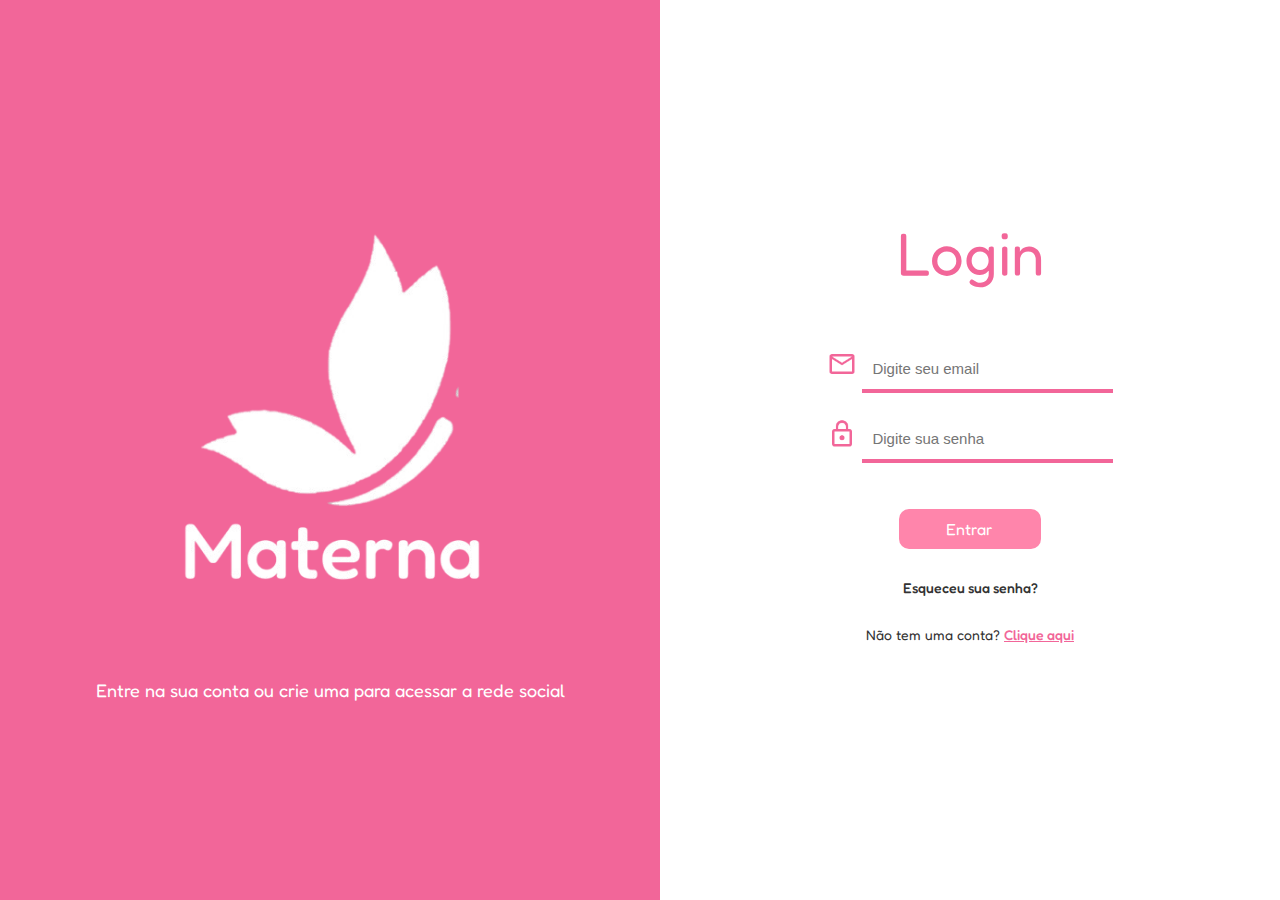
<file: html/index.html>
<!DOCTYPE html>
<html lang="pt-br">
<head>
    <meta charset="UTF-8">
    <meta name="viewport" content="width=device-width, initial-scale=1.0">
    <title>Materna - Login</title>
    
    <link rel="stylesheet" href="../css/style-index.css">

    
    
</head>
<body>

    <div class="container">
        <div class="primeiro-container">
            <div class="logo">
                <img src="../img/logo/img-container.png" alt="Materna Logo">
                
                <p>Entre na sua conta ou crie uma para acessar a rede social</p>
            </div>
        </div>
        
        <div class="segundo-container">
            <div class="login">
                <h2>Login</h2>
                <form id="formulario" action="" method="post">
                    
                    <div class="input-group">
                        <label for="email"><span id="erroEmail" class="erro"></span></label>
                        <div class="cont-input">
                            
                            <label for="email">
                                <img src="../img/icons/icon-email.png" class="icon-input" alt="Icone de senha">
                            </label>
                            <input type="text" id="email" class="animated-input" placeholder="Digite seu email">
                        </div>
                        
                        
                    </div>

                    <div class="input-group">
                        <label for="senha"><span id="erroSenha" class="erro"></span></label>
                        <div class="cont-input">
                            <label for="senha">
                                <img src="../img/icons/icon-password.png" class="icon-input" alt="Icone de senha">
                            </label>
                            <input type="password" id="senha" class="animated-input" placeholder="Digite sua senha">
                        </div>
                        
                    </div>
                    <div class="regras-senha">
                        <div class="senha-numeros">
                            <span class="txt-regra-numb">Precisa conter números</span>
                        </div>
                        <div class="senha-uppercase">
                            <span class="txt-regra-upper">Precisa conter caracteres maiúsculos</span>
                        </div>
                        <div class="senha-caracteres">
                            <span class="txt-regra-caracter">No mínimo, 8 carecteres</span>
                        </div>
                        <div class="senha-carcter-especiais">
                            <span class="txt-regra-caracter-special">Precisa conter caracteres speciais</span>
                        </div>
                    </div>
                    <div class="cont-btn">
                        <button type="submit">
                            Entrar
                        </button>
    
                    </div>
                    
                    <a href="senha.html" class="forgot-password">Esqueceu sua senha?</a>
                   
                    <p class="create-account">Não tem uma conta? <a href="./cadastro-cliente.html"><span>Clique aqui</span></a></p>
                </form>
            </div>
        </div>
    </div>

    <script src="../js/validacao/validar-login.js"></script>
</body>
</html>
</file>
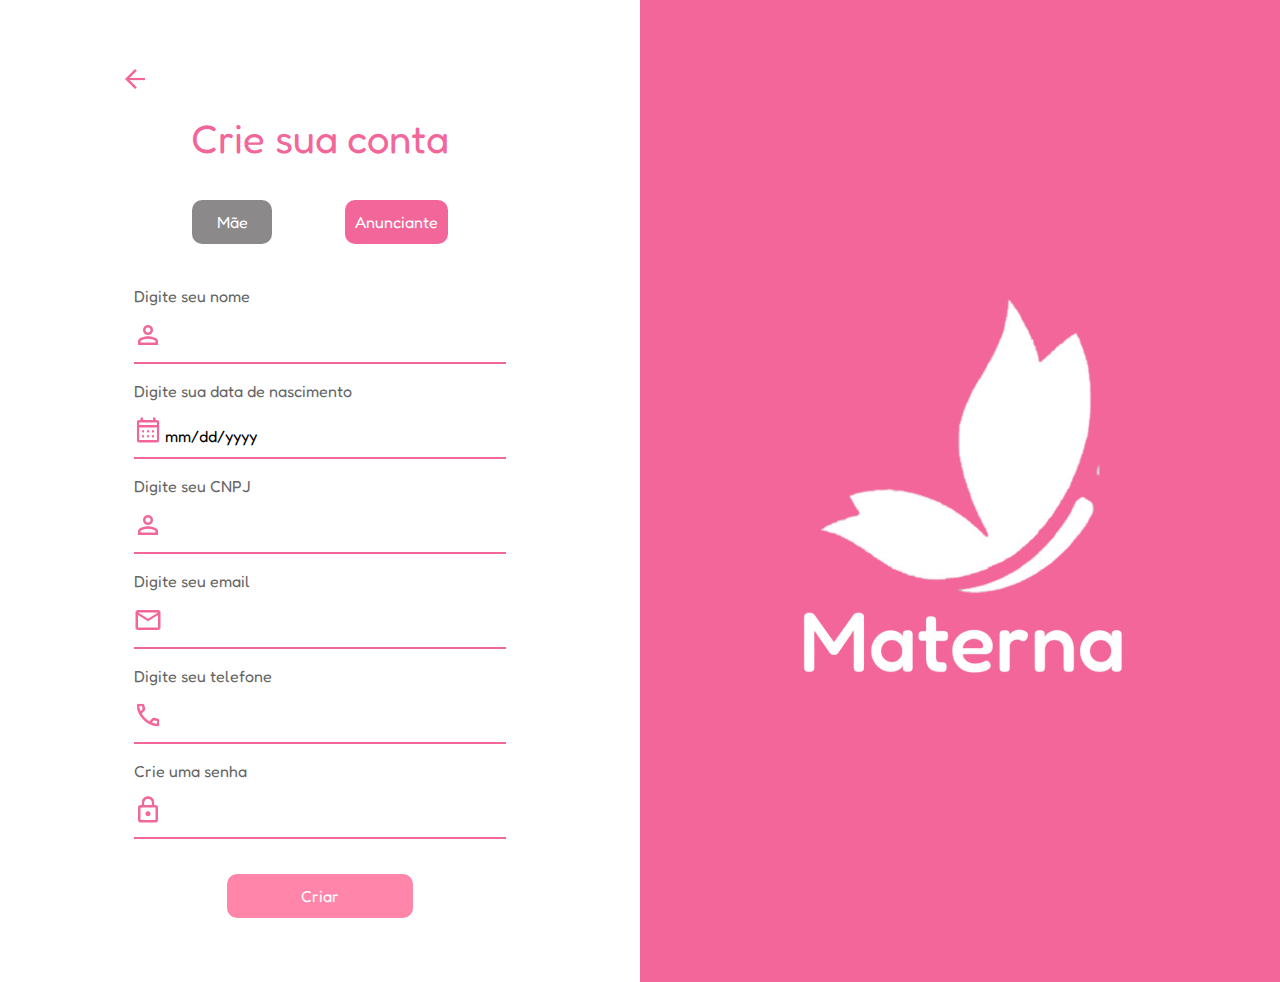
<file: html/cadastro-anunciante.html>
<!DOCTYPE html>
<html lang="en">
<head>
    <meta charset="UTF-8">
    <meta charset="UTF-8">
    <meta name="viewport" content="width=device-width, initial-scale=1.0">
    <title>Materna - Cadastro</title>
    <link href="https://cdn.jsdelivr.net/npm/bootstrap@5.3.3/dist/css/bootstrap.min.css" rel="stylesheet" integrity="sha384-QWTKZyjpPEjISv5WaRU9OFeRpok6YctnYmDr5pNlyT2bRjXh0JMhjY6hW+ALEwIH" crossorigin="anonymous">
    <link rel="stylesheet" href="../css/style-cadastro.css">
    <link rel="shortcut icon" href="../favicon.ico" type="image/x-icon">
</head>
<body>
    
        <div class="container-fluid">
            <div class="container-conteudo">
                
                <div class="cont-form">
                    <div class="box-form">
                        <div class="cont-back">
                            <a href="index.html" >
                                <img src="/img/icons/icon-back.png" alt="Botão voltar a tela de login">
                            </a>
                        </div>
                        <div class="cont-head">
                            
                            <div class="cont-titulo">
                                <h2>Crie sua conta</h2>
                            </div>
                            
                        </div>
                    
                        <div class="cont-btn">
                            <div class="cont-btn">
                                <a href="./cadastro-cliente.html">Mãe</a>
                                <a href="./cadastro-anunciante.html" class="active">Anunciante</a>
                            </div>
                        </div>
                        <div class="slider-form">
                        <section class="cadastro-anunciante">
                            <form action="" method="post" class="form-anunciante">
                                <div class="input-group">
                                    <label for="nomeAnunciante">Digite seu nome<span class="errorAnunciante"></span></label>
                                    <div class="cont-input">
                                        <label class="label-icon" for="nomeCliente">
                                            <img src="../img/icons/icon-user.png" alt="" class="img-fluid icon-input">
                                        </label>
                                        
                                        <input type="text" name="nomeAnuciante" id="nomeAnunciante">
                                    </div>
                                </div>
                                <div class="input-group">
                                    <label for="dtAnunciante">Digite sua data de nascimento<span class="errorAnunciante"></span></label>
                                    <div class="cont-input">
                                        <label class="label-icon" for="dtAnunciante">
                                            <img src="../img/icons/icon-calendar.png" alt="" class="img-fluid icon-input">
                                        </label>
                                        
                                        <input type="date" name="dtAnunciante" id="dtAnunciante">
                                    </div>
                                </div>
                                <div class="input-group">
                                    <label for="cnpjAnunciante">Digite seu CNPJ<span class="errorAnunciante"></span></label>
                                    <div class="cont-input">
                                        <label class="label-icon" for="cnpjAnunciante">
                                            <img src="../img/icons/icon-user.png" alt="" class="img-fluid icon-input">
                                        </label>
                                        
                                        <input type="text" name="cnpjAnuciante" id="cnpjAnunciante">
                                    </div>
                                </div>
                                <div class="input-group">
                                    <label for="emailAnunciante">Digite seu email<span class="errorAnunciante"></span></label>
                                    <div class="cont-input">
                                        <label class="label-icon" for="emailAnunciante">
                                            <img src="../img/icons/icon-email.png" alt="" class="img-fluid icon-input">
                                        </label>
                                        
                                        <input type="email" name="emailAnunciante" id="emailAnunciante">
                                    </div>
                                </div>
                                <div class="input-group">
                                    <label for="telAnunciante">Digite seu telefone<span class="errorAnunciante"></span></label>
                                    <div class="cont-input">
                                        <label class="label-icon" for="telAnunciante">
                                            <img src="../img/icons/icon-tel.png" alt="" class="img-fluid icon-input">
                                        </label>
                                        
                                        <input type="tel" name="telAnunciante" id="telAnunciante">
                                    </div>
                                </div>
                                <div class="input-group">
                                    <label for="senhaAnunciante">Crie uma senha<span class="errorAnunciante"></span></label>
                                    <div class="cont-input">
                                        <label class="label-icon" for="senhaAnunciante">
                                            <img src="../img/icons/icon-password.png" alt="" class="img-fluid icon-input">
                                        </label>
                                        
                                        <input type="password"  name="senhaAnunciante" id="senhaAnunciante">
                                    </div>
                                </div>
                                <div class="regras-senha">
                                    <div class="senha-numeros">
                                        <span class="txt-regra-numb">Precisa conter números</span>
                                    </div>
                                    <div class="senha-uppercase">
                                        <span class="txt-regra-upper">Precisa conter caracteres maiúsculos</span>
                                    </div>
                                    <div class="senha-caracteres">
                                        <span class="txt-regra-caracter">No mínimo, 8 carecteres</span>
                                    </div>
                                    <div class="senha-carcter-especiais">
                                        <span class="txt-regra-caracter-special">Precisa conter caracteres speciais</span>
                                    </div>
                                </div>
                                <button type="submit">Criar</button>
                            </form>
                        </section>
                        </div>
                    </div>
                </div>
                <div class="box-img">
                    <div class="cont-img">
                        <img src="../img/logo/img-container.png" class="img-fluid img-logo" alt="Logo da Materna">
                    </div>
                </div>
            </div>
        </div>
  <script src="../js/validacao/validar-cad-anunciante.js"></script>

</body>
</html>
</file>
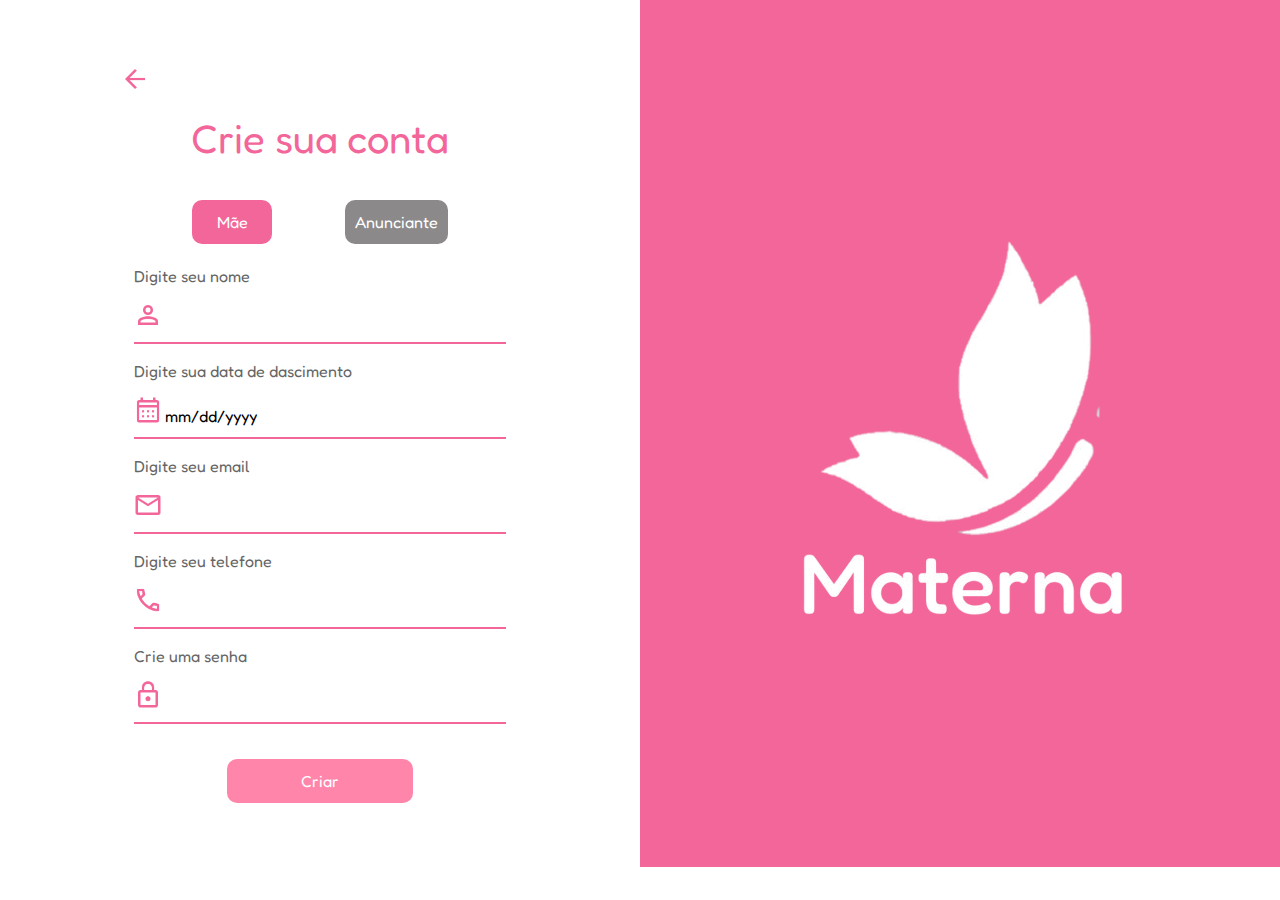
<file: html/cadastro-cliente.html>
<!DOCTYPE html>
<html lang="en">
<head>
    <meta charset="UTF-8">
    <meta charset="UTF-8">
    <meta name="viewport" content="width=device-width, initial-scale=1.0">
    <title>Materna - Cadastro</title>
    <link href="https://cdn.jsdelivr.net/npm/bootstrap@5.3.3/dist/css/bootstrap.min.css" rel="stylesheet" integrity="sha384-QWTKZyjpPEjISv5WaRU9OFeRpok6YctnYmDr5pNlyT2bRjXh0JMhjY6hW+ALEwIH" crossorigin="anonymous">
    <link rel="stylesheet" href="../css/style-cadastro.css">
    <link rel="shortcut icon" href="../favicon.ico" type="image/x-icon">
</head>
<body>
    
        <div class="container-fluid">
            <div class="container-conteudo">
                
                <div class="cont-form">
                    <div class="box-form">
                        <div class="cont-back">
                            <a href="index.html" >
                                <img src="/img/icons/icon-back.png" alt="Botão voltar a tela de login">
                            </a>
                        </div>
                        <div class="cont-head">
                            
                            <div class="cont-titulo">
                                <h2>Crie sua conta</h2>
                            </div>
                            
                        </div>
                    
                        <div class="cont-btn">
                            <a href="./cadastro-cliente.html" class="active">Mãe</a>
                            <a href="./cadastro-anunciante.html" >Anunciante</a>
                        </div>
                        <div class="slider-form">
                        <section class="cadastro-cliente">
                            <form action="" method="post" class="form-cliente">
                                <div class="input-group">
                                    
                                    <label for="nomeCliente">Digite seu nome <span class="errorCliente"></span></label>
                                    <div class="cont-input">
                                        <label class="label-icon" for="nomeCliente">
                                            <img src="../img/icons/icon-user.png" alt="" class="img-fluid icon-input">
                                        </label>
                                        
                                        <input type="text" name="nomeCliente" id="nomeCliente">
                                    </div>
                                
                                </div>
                                <div class="input-group">
                                    <label for="dtCliente">Digite sua data de dascimento<span class="errorCliente"></span></label>
                                    <div class="cont-input">
                                        <label class="label-icon" for="dtCliente">
                                            <img src="../img/icons/icon-calendar.png" alt="" class="img-fluid icon-input">
                                        </label>
                                        
                                        <input type="date" name="dtCliente" id="dtCliente" min="1924-01-01" >
                                    </div>
                                </div>
                                <div class="input-group">
                                    <label for="emailCliente">Digite seu email<span class="errorCliente"></span></label>
                                    <div class="cont-input">
                                        <label class="label-icon" for="emailCliente">
                                            <img src="../img/icons/icon-email.png" alt="" class="img-fluid icon-input">
                                        </label>
                                        
                                        <input type="email" name="emailCliente" id="emailCliente">
                                    </div>
                                </div>
                                <div class="input-group">
                                    <label for="telCliente">Digite seu telefone<span class="errorCliente"></span></label>
                                    <div class="cont-input">
                                        <label class="label-icon" for="telCliente">
                                            <img src="../img/icons/icon-tel.png" alt="" class="img-fluid icon-input">
                                        </label>
                                        
                                        <input type="tel" name="telCliente" id="telCliente">
                                    </div>
                                </div>
                                <div class="input-group">
                                    <label for="senhaCliente">Crie uma senha<span class="errorCliente"></span></label>
                                    <div class="cont-input">
                                        <label class="label-icon" for="senhaCliente">
                                            <img src="../img/icons/icon-password.png" alt="" class="img-fluid icon-input">
                                        </label>
                                        
                                        <input type="password"  name="senhaCliente" id="senhaCliente">
                                        
                                    </div>
                                    
                                </div>
                                <div class="regras-senha">
                                    <div class="senha-numeros">
                                        <span class="txt-regra-numb">Precisa conter números</span>
                                    </div>
                                    <div class="senha-uppercase">
                                        <span class="txt-regra-upper">Precisa conter caracteres maiúsculos</span>
                                    </div>
                                    <div class="senha-caracteres">
                                        <span class="txt-regra-caracter">No mínimo, 8 carecteres</span>
                                    </div>
                                    <div class="senha-carcter-especiais">
                                        <span class="txt-regra-caracter-special">Precisa conter caracteres speciais</span>
                                    </div>
                                </div>
                                <button type="submit">Criar</button>
                            </form>
                        </section>

                        </div>
                    </div>
                </div>
                <div class="box-img">
                    <div class="cont-img">
                        <img src="../img/logo/img-container.png" class="img-fluid img-logo" alt="Logo da Materna">
                    </div>
                </div>
            </div>
        </div>
  <script src="../js/validacao/validar-cad-cliente.js"></script>
</body>
</html>
</file>
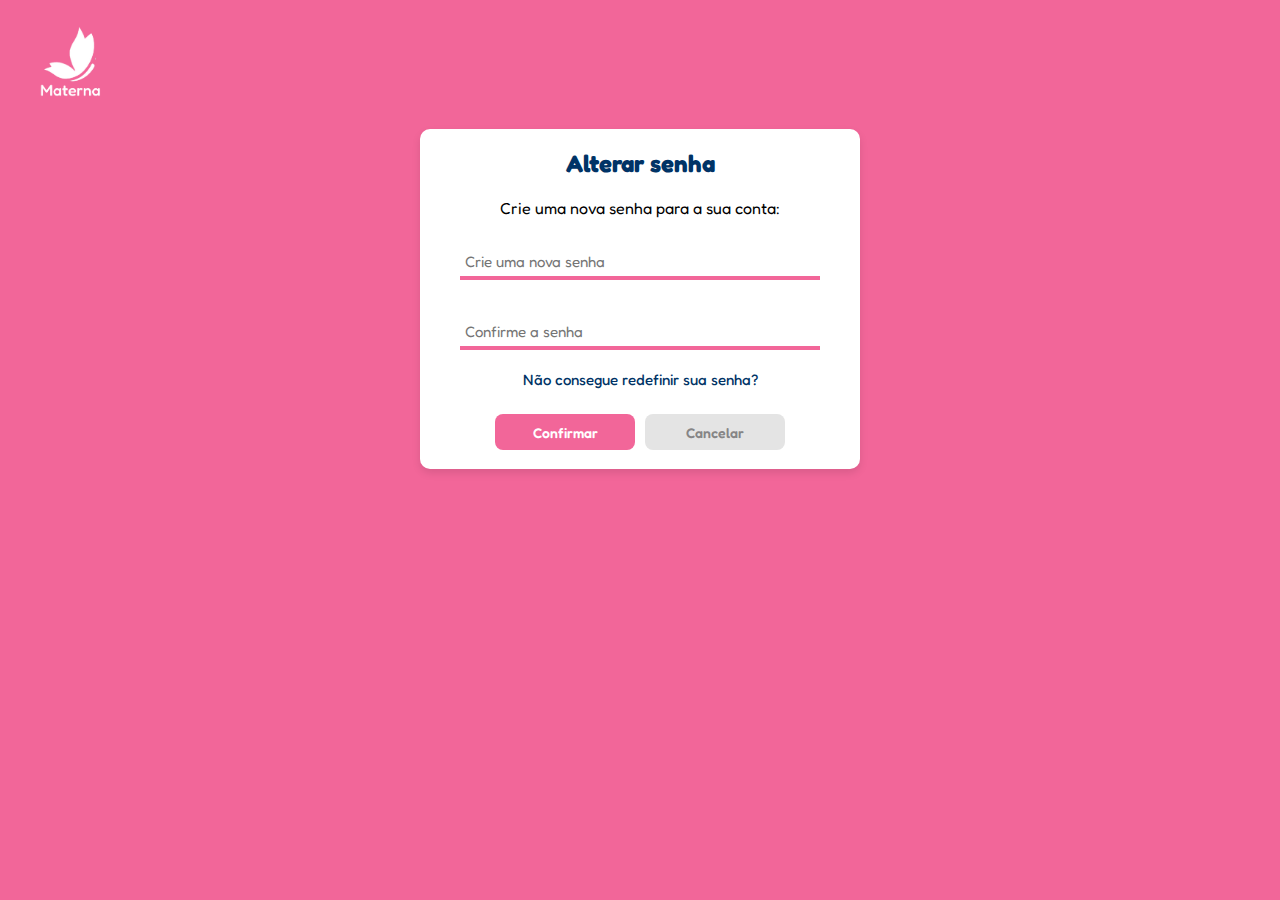
<file: html/novasenha.html>
<!DOCTYPE html>
<html lang="pt-br">
<head>
    <meta charset="UTF-8">
    <meta name="viewport" content="width=device-width, initial-scale=1.0">
    <title>Esqueci a senha</title>
    <link rel="stylesheet" href="../css/novasenha.css">
</head>
<body>
    <header>
        <nav class="navbar">
            <div class="logo">
                <img src="../img/logo/img-container.png" alt="Imagem logo materna" class="img-logo">
            </div>
        </nav>
    </header>

    <main>
        
        <div class="card">

            <div class="card-content">

                <div class="title">
                    <h3 class="title-senha">Alterar senha</h3>
                </div>

                <div class="txt">
                    <p class="nova-senha">
                        Crie uma nova senha para a sua conta:
                    </p>
                </div>

                <div class="card-form">
                    <form action="" method="post" class="form-confirm-senha">
                        <div class="input-group">
                            <div class="cont-erro">
                                <span class="erorrSenha error"></span>
                            </div>
                            <input type="password" id="novasenha" name="novasenha" class="animated-input" placeholder="Crie uma nova senha">
                            <div class="regras-senha">
                                <div class="senha-numeros">
                                    <span class="txt-regra-numb">Precisa conter números</span>
                                </div>
                                <div class="senha-uppercase">
                                    <span class="txt-regra-upper">Precisa conter caracteres maiúsculos</span>
                                </div>
                                <div class="senha-caracteres">
                                    <span class="txt-regra-caracter">No mínimo, 8 carecteres</span>
                                </div>
                                <div class="senha-carcter-especiais">
                                    <span class="txt-regra-caracter-special">Precisa conter caracteres speciais</span>
                                </div>
                            </div>
                        </div>

                        <div class="input-group">
                            <div class="cont-erro">
                                <span class="errorSenha error"></span>
                            </div>
                            <input type="password" id="confirm-senha" name="confirm-senha" class="animated-input" placeholder="Confirme a senha">
                        </div>
                        <div class="link">
                            <a href="#" class="link-senha">Não consegue redefinir sua senha?</a>
                        </div>
                        <div class="btn">
                            <button type="submit" class="btn-confirm">Confirmar</button>
                            <button type="button" class="btn-cancel">Cancelar</button>
                        </div>
                    </form>
                </div>

            </div>

        </div>
        
    </main>
</body>
</html>
</file>
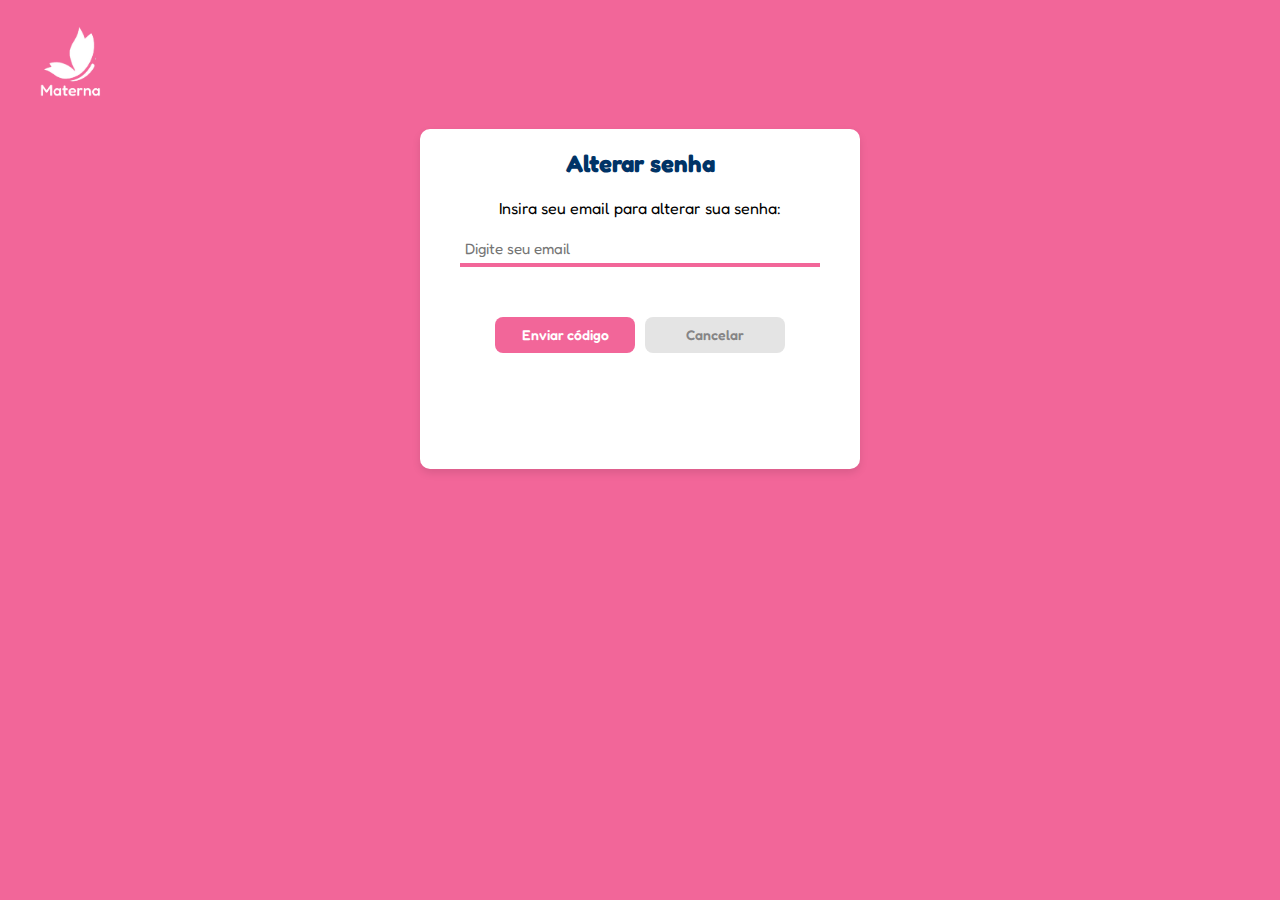
<file: html/senha.html>
<!DOCTYPE html>
<html lang="pt-br">
<head>
    <meta charset="UTF-8">
    <meta name="viewport" content="width=device-width, initial-scale=1.0">
    <title>Esqueci a senha</title>
    <link rel="stylesheet" href="../css/senha.css">

</head>
<body>
    <header>
        <nav class="navbar">
            <div class="logo">
                <img src="../img/logo/img-container.png" alt="Imagem logo materna" class="img-logo">
            </div>
        </nav>
    </header>

    <main>
        <div class="card">

            <div class="card-content"
            >
                <div class="title">
                    <h3 class="title-senha">Alterar senha</h3>
                </div>

                <div class="txt">
                    <p class="email">
                        Insira seu email para alterar sua senha:
                    </p>
                </div>

                
                <div class="card-form">
                    <form action="" method="post"class="form-email">
                        <section class="section-email">
                            <div class="input-group">
                                <div class="cont-error">
                                    <span class="errorEmail error"></span>
                                </div>
                                
                                <input type="email" id="email" name="email" class="animated-input" placeholder="Digite seu email">
                                <div class="btn">
                                    <button type="submit" class="btn-cod envio-email">Enviar código</button>
                                    <button type="button" class="btn-cancel">Cancelar</button>
                                </div>
                            </div>
                        </section>
                    </form>
                    
                </div>
            
            </div>

        </div>
    </main>
    <script src="../js/senha/validar-email.js"></script>
</body>
</html>
</file>
<file: css/style-index.css>
@font-face{
    font-family: "Fredoka";
    src: url('../fonts/Fredoka-VariableFont_wdth,wght.ttf');
}

@font-face{
    font-family: "Inter";
    src: url('../fonts/Inter-VariableFont_opsz,wght.ttf');
}

*{
    margin: 0;
    padding: 0;
    box-sizing: border-box;
}

body, html {
    height: 100%;
    font-family: 'Fredoka';
}

.container {
    display: flex;
    height: 100vh;
    position: relative;
}

.primeiro-container {
    background-color: #F26699;
    color: white;
    flex: 1;
    display: flex;
    flex-direction: column;
    justify-content: center;
    align-items: center;
    padding: 20px;
    text-align: center;
}

.logo img {
    width: 500px;
    margin-bottom: 50px;
}

.logo h1 {
    font-size: 2.5rem;
    margin-bottom: 10px;
}

.logo p {
    font-size: 18px;
}

.segundo-container {
    flex: 1;
    display: flex;
    width: 100%;
    min-height: 100%;
    justify-content: center;
    align-items: center;
}

.login {
    display: flex;
    flex-direction: column;
    width: 70%;
    min-height: 600px;
    margin-bottom: 15px;
    padding: 12%;

    
    
}

.login h2 {
    font-size: 60px;
    margin-bottom: 60px;
    color: #F26699;
    text-align: center;
    font-weight: normal;
}

.input-group {
    display: flex;
    flex-direction: column ;
    position: relative;
    height: 70px;
    line-height: 40px;
}
form .input-group .cont-input{
    display: flex;
    flex-direction: row;
    width: 100%;
}
form  .cont-input label .icon-input{
    width: 30px;
    margin-right: 5px;
}
input {
    width: 100%;
}

.animated-input {
    padding: 10px;
    border: none;
    border-bottom: 2px solid #F26699;
    outline: none;
    transition: all 0.3s ease;
    font-size: 15px;
}

.animated-input:focus {
    border-color: #F26699;
    transform: scale(1.04);
}

input:focus, input:valid{
    border: none;
    border-bottom: 4px solid #F26699;
    
}

form .regras-senha{
    position: relative;
    top: 0px;
    left: 50%;
    transform: translateX(-50%);
    width: 90%;
    padding: 0px;
    height: 0px;
    border-radius: 5px;
    box-sizing: border-box;
    opacity: 1;
    overflow: hidden;
    transition: height 300ms ease-in-out, opacity 300ms ease-in-out;
}
form .regras-senha.active{
    opacity: 1;
    padding: 10px;
    height: 180px;
}
form .regras-senha>div{
    margin: 15px 10px;
    font-weight: 400;
    color: #9b143a;
}
form .regras-senha>div>span.active{
    color:#409b0c
}
.cont-btn{
    display: flex;
    width: 100%;
    align-items: center;
    justify-content: center;
}
button {
    justify-content: center;
    align-items: center;
    width: 50%;
    padding: 10px;
    border: none;
    border-radius: 10px;
    background-color: #ff85ab;
    font-family: 'Fredoka';
    color: white;
    font-size: 1rem;
    cursor: pointer;
    margin-top: 20px;
}

.icon-senha{
    width: 36px;
    height: 30px;
}

button:hover {
    background-color: #F88AC5;
}

.forgot-password,
.create-account {
    display: block;
    text-align: center;
    margin-top: 30px;
    color: #333;
    text-decoration: none;
    font-size: 14px;
}

.forgot-password:hover{
    color: #5e5e5e;
}

.forgot-password{
    font-weight: 500;
}

.create-account span {
    text-decoration: underline;
    font-weight: 500;
    color: #F26699;
}

.create-account:hover span {
    color: #F88AC5;
}

@media screen and (max-width: 1000px){

    .primeiro-container{
        display: none;
    }
    
}
</file>
<file: css/style-cadastro.css>
@font-face{
    font-family: "Fredoka";
    src: url('../fonts/Fredoka-VariableFont_wdth\,wght.ttf');
}

*{
    margin: 0;
    padding: 0;
    box-sizing: border-box;
}
body{
    display: flex;
    width: 100%;
    min-height: 100%;
    font-family: "Fredoka";

}

.container-fluid{
    margin: 0;
    padding: 0;
}
.container-conteudo{
    display: flex;
    min-width: 100%;
    height: 100%;
 
}

.cont-form{
    display: flex;
    width: 50%;
    height: 100%;
    justify-content: center;
    align-items: center;
}
.box-form{
    display: flex;
    width: 400px;
    height: 100%;
    flex-direction: column;
    justify-content: center;
    align-items: center;
    padding-top: 10%;
    padding-bottom: 10%;

}
.cont-head{
    display: flex;
    width: 100%;
    justify-content: center;
    align-items: center;
}
.cont-back{
    width: 100%;
    justify-content: center;
    align-items: center;
    margin-bottom: 20px;
}
.cont-head .cont-titulo{
    width: 100%;
    margin-bottom: 10px;
    justify-content: center;
    align-items: center;
}
.cont-head .cont-titulo h2{
    font-size: 40px;
   
    color: #F26699;
    text-align: center;
    font-weight: normal;
}
.cont-back a img{
    width: 30px;
}
.cont-btn{
    display: flex;
    width: 100%;
    justify-content: space-evenly;
    align-items: center;
    margin-bottom: 20px;
}
.cont-btn a{
    min-width: 20%;
    padding: 10px;
    border: none;
    border-radius: 10px;
    background-color: #8c898a;
    color: white;
    font-size: 1rem;
    cursor: pointer;
    text-decoration: none;
    justify-content: center;
    align-items: center;
    text-align: center;
    margin-top: 20px;
}
.cont-btn a:hover{
   
    background-color: #ff6c91;

}

.cont-btn a.active{
    background-color: #F26699;
}

.slider-form{
    display: flex;
    flex-direction: row;
    align-items: center;
   
    justify-content: center;
}
.slider-form section{
    display: flex;

    justify-content: center;
    align-items: center;
}
.slider-form section form{
    display: flex;
    flex-direction: column;
    width: 100%;
    height: 100%;
    justify-content: center;
    align-items: center;
}
form{
    transition: all 0.4s ease-in-out;
}

form .input-group {
    position: relative;
    min-height: 80px;
    margin-bottom: 15px;
    border-bottom: 2px solid #F26699;
    
}
form span{
    color:#bf093d
}
form .input-group .cont-input .label-icon .icon-input{
    width: 30px;
    margin-right: 5px;
}
form .input-group .cont-input{
    display: flex;
    flex-direction: row;
    width: 100%;
}
form input[type="date"]::-webkit-calendar-picker-indicator{
    display: none;
}

form .input-group label {
    display: block;
    
    color: #666;
}
form .input-group  input {
    background-color: transparent;
    width: 100%;
    
    border: none;
    
    outline: none;
}
form .regras-senha{
    position: relative;
    top: 0px;
    left: 50%;
    transform: translateX(-50%);
    width: 90%;
    padding: 0px;
    height: 0px;
    border-radius: 5px;
    box-sizing: border-box;
    opacity: 1;
    overflow: hidden;
    transition: height 300ms ease-in-out, opacity 300ms ease-in-out;
}
form .regras-senha.active{
    opacity: 1;
    padding: 10px;
    height: 180px;
}
form .regras-senha>div{
    margin: 15px 10px;
    font-weight: 400;
    color: #9b143a;
}
form .regras-senha>div>span.active{
    color:#409b0c
}
form button{
    width: 50%;
    padding: 10px;
    border: none;
    border-radius: 10px;
    background-color: #ff85ab;
    color: white;
    font-size: 1rem;
    cursor: pointer;
    margin-top: 20px;
}
.box-img{
    background-color: #F26699;
    color: white;
    height: 100%;
    width: 50%;
    display: flex;
    flex-direction: column;
    justify-content: center;
    align-items: center;
    
    text-align: center;
}
</file>
<file: css/novasenha.css>
@font-face{
    font-family: "Fredoka";
    src: url('../fonts/Fredoka-VariableFont_wdth,wght.ttf');
}

@font-face{
    font-family: "Inter";
    src: url('../fonts/Inter-VariableFont_opsz,wght.ttf');
}

*{
    margin: 0;
    padding: 0;
    box-sizing: border-box;
}

body{
    background-color: #F26699;
}

.navbar {
    display: flex;
    justify-content: space-between;
    align-items: center;
    padding: 20px;
}

.img-logo {
    width: 100px;
}

main{
    display: flex;
    align-items: center;
    justify-content: center;
}

.title-senha{
    text-align: center;
    font-size: 24px;
    color: #003366;
    font-family: 'Fredoka';
}

.card {
    background-color: #fff;
    border-radius: 10px;
    box-shadow: 0 4px 8px #0000001a;
    overflow: hidden;
    width: 440px;
    max-width: 100%;
    padding: 20px;
    height: 340px;
}

.txt{
    margin-top: 20px;
    text-align: center;
    font-family: 'Inter';
}
.txt p{
    font-family: 'Fredoka';
}

.nova-senha{
    font-size: 16px;
    letter-spacing: normal;
}

.card-form{
    margin-top: 10px;
}

.input-group {
    position: relative;
    flex-direction: column;
    width: 100%;
    height: 70px;
    line-height: 40px;
    display: flex;
    align-items: center;
    justify-content: center;
}
.input-group .cont-erro{
    display: flex;
    width: 100%;
    justify-content: start;
    align-items: start;
}

.input-group .error{
    color:#bf093d;
}
input {
    font-family: 'Fredoka';
    width: 90%;
}
form .regras-senha{
    position: relative;
    top: 0px;
    left: 50%;
    transform: translateX(-50%);
    width: 90%;
    padding: 0px;
    height: 0px;
    border-radius: 5px;
    box-sizing: border-box;
    opacity: 1;
    overflow: hidden;
    transition: height 300ms ease-in-out, opacity 300ms ease-in-out;
}
form .regras-senha.active{
    opacity: 1;
    padding: 10px;
    height: 180px;
}
form .regras-senha>div{
    margin: 15px 10px;
    font-weight: 400;
    color: #9b143a;
}
form .regras-senha>div>span.active{
    color:#409b0c
}

.animated-input {
    padding: 5px;
    border: none;
    border-bottom: 2px solid #F26699;
    outline: none;
    transition: all 0.3s ease;
    font-size: 15px;
}

.animated-input:focus {
    border-color: #F26699;
    transform: scale(1.04);
}

input:focus, input:valid{
    border: none;
    border-bottom: 4px solid #F26699;
    
}

.link{
    margin-top: 2px;
    text-align: center;
}

.link-senha{
    text-decoration: none;
    color: #003366;
    font-family: 'Fredoka';
    font-weight: 450;
    font-size: 15px;
}

.link-senha:hover{
    color: #014b94;
}

.btn{
    display: flex;
    align-items: center;
    justify-content: center;
    gap: 10px;
    margin-top: 25px;
}

.btn-confirm{
    width: 140px;
    height: 36px;
    border-radius: 8px;
    border: none;
    background-color: #F26699;
    color: #fff;
    font-weight: 550;
    font-size: 14px;
    font-family: 'Fredoka';
    cursor: pointer;
}

.btn-cancel{
    width: 140px;
    height: 36px;
    border-radius: 8px;
    border: none;
    background-color: #e4e4e4;
    font-weight: 550;
    font-size: 14px;
    cursor: pointer;
    color: #868586;
    font-family: 'Fredoka';

}

.btn-confirm:hover{
    background-color: #F88AC5;
}

.btn-cancel:hover{
    background-color: #d9d4d4;
}
</file>
<file: css/senha.css>
@font-face{
    font-family: "Fredoka";
    src: url('../fonts/Fredoka-VariableFont_wdth,wght.ttf');
}

@font-face{
    font-family: "Inter";
    src: url('../fonts/Inter-VariableFont_opsz,wght.ttf');
}

*{
    margin: 0;
    padding: 0;
    box-sizing: border-box;
}

body{
    font-family: 'Fredoka';
    background-color: #F26699;
}

.navbar {
    display: flex;
    justify-content: space-between;
    align-items: center;
    padding: 20px;
}

.img-logo {
    width: 100px;
}

main{
    display: flex;
    align-items: center;
    justify-content: center;
}

.title-senha{
    text-align: center;
    font-size: 24px;
    color: #003366;
    font-family: 'Fredoka';
}

.card {
    background-color: #fff;
    border-radius: 10px;
    box-shadow: 0 4px 8px #0000001a;
    overflow: hidden;
    width: 440px;
    max-width: 100%;
    padding: 20px;
    height: 340px;
}

.txt p{
    margin-top: 20px;
    font-family: "Fredoka";
}

.email{
    font-size: 16px;
}

.card-form{
    margin-top: 40px;
}

.input-group {
    position: relative;
    flex-direction: column;
    width: 100%;
    height: 70px;
    line-height: 40px;
    display: flex;
    align-items: center;
    justify-content: center;
    
}

.input-group .cont-erro{
    display: flex;
    width: 100%;
    justify-content: start;
    align-items: start;
}

.input-group .error{
    color:#bf093d;
}

input {
    width: 90%;
    font-family: 'Fredoka';
}

.animated-input {
    padding: 5px;
    border: none;
    border-bottom: 2px solid #F26699;
    outline: none;
    transition: all 0.3s ease;
    font-size: 15px;
}

.txt{
    text-align: center;
    margin-top: 14px;
    font-family: 'Inter';
}
form {
    display: flex;
    width: 100%;
    flex-direction: row;
    justify-content: center;
    align-items: center;
}

form section{
    display: flex;
    flex-direction: column;
    justify-content: center;
    align-items: center;
    width: 100%;
}

.btn{
    display: flex;
    align-items: center;
    justify-content: center;
    gap: 10px;
    margin-top: 50px;
}

.btn-cod{
    width: 140px;
    height: 36px;
    border-radius: 8px;
    border: none;
    background-color: #F26699;
    color: #fff;
    font-weight: 550;
    font-size: 14px;
    font-family: 'Fredoka';
    cursor: pointer;
}

.btn-cancel{
    width: 140px;
    height: 36px;
    border-radius: 8px;
    border: none;
    background-color: #e4e4e4;
    font-weight: 550;
    font-size: 14px;
    cursor: pointer;
    font-family: 'Fredoka';
    color: #868586;

}

.btn-cod:hover{
    background-color: #F88AC5;
}

.btn-cancel:hover{
    background-color: #d9d4d4;
}

.animated-input:focus {
    border-color: #F26699;
    transform: scale(1.04);
}

input:focus, input:valid{
    border: none;
    border-bottom: 4px solid #F26699;
    
}
</file>
